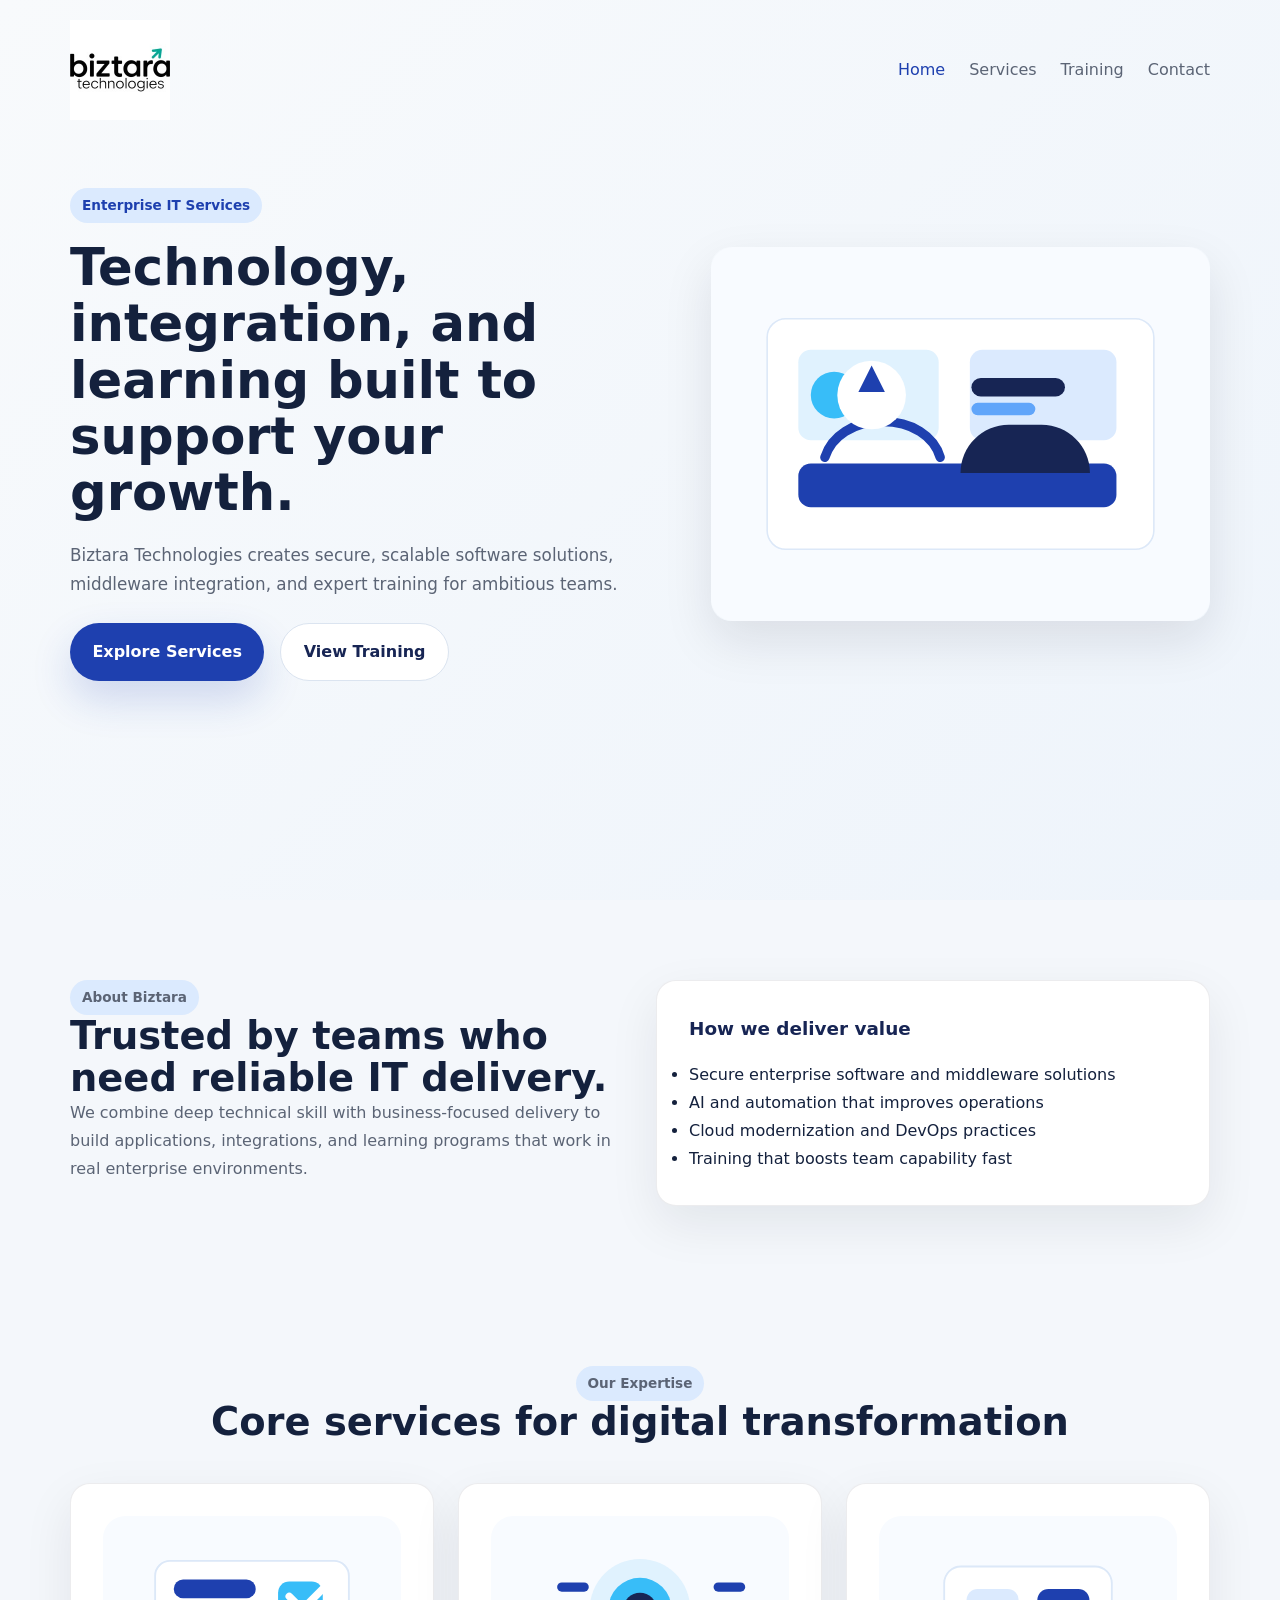
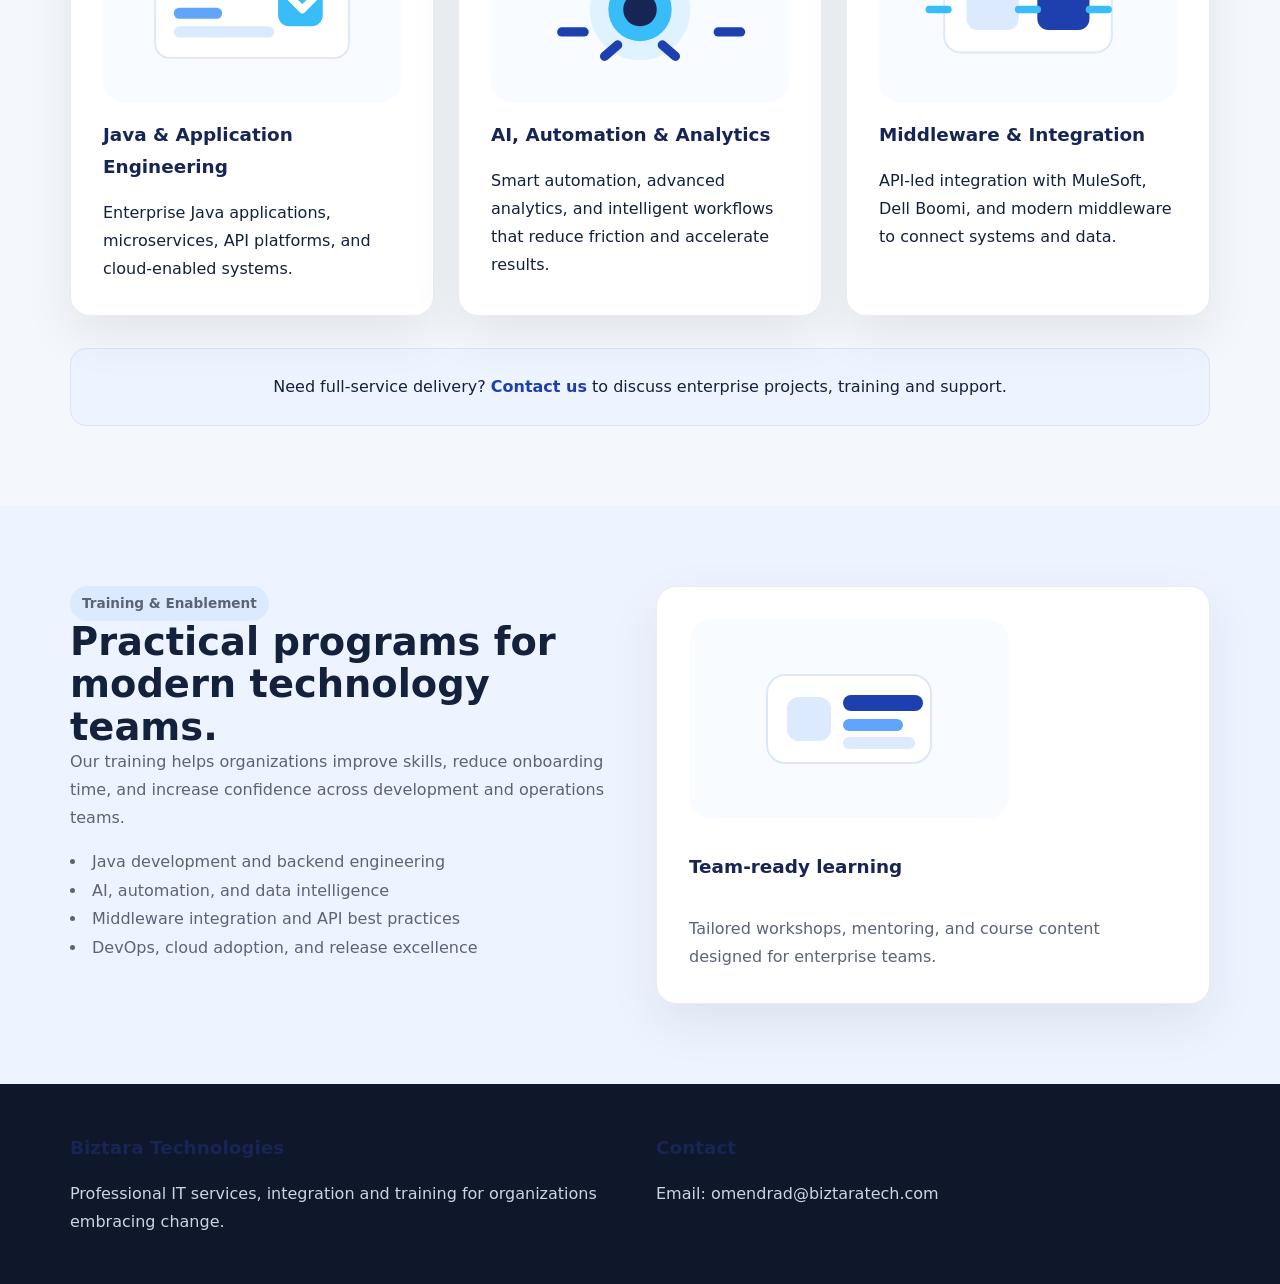
<file: index.html>
<!DOCTYPE html>
<html lang="en">
  <head>
    <meta charset="UTF-8" />
    <meta name="viewport" content="width=device-width, initial-scale=1.0" />
    <title>Biztara Technologies</title>
    <meta
      name="description"
      content="Biztara Technologies delivers enterprise IT services, integration, cloud modernization, AI, and training for modern organizations."
    />
    <link rel="stylesheet" href="styles.css" />
  </head>
  <body>
    <header class="hero">
      <nav class="nav container">
        <a href="index.html" class="logo">
          <img src="assets/biztara_technologies_logo.jpeg" alt="Biztara Technologies logo" />
        </a>
        <ul class="nav-links">
          <li><a href="index.html" class="active">Home</a></li>
          <li><a href="services.html">Services</a></li>
          <li><a href="training.html">Training</a></li>
          <li><a href="contact.html">Contact</a></li>
        </ul>
      </nav>

      <div class="container hero-grid" id="home">
        <div class="hero-content">
          <p class="eyebrow">Enterprise IT Services</p>
          <h1>Technology, integration, and learning built to support your growth.</h1>
          <p class="hero-text">
            Biztara Technologies creates secure, scalable software solutions, middleware integration, and expert training for ambitious teams.
          </p>
          <div class="hero-actions">
            <a href="services.html" class="btn btn-primary">Explore Services</a>
            <a href="training.html" class="btn btn-secondary">View Training</a>
          </div>
        </div>
        <div class="hero-visual">
          <img src="assets/hero-illustration.svg" alt="Technology and innovation illustration" />
        </div>
      </div>
    </header>

    <main>
      <section class="about section" id="about">
        <div class="container about-grid">
          <div>
            <p class="eyebrow">About Biztara</p>
            <h2>Trusted by teams who need reliable IT delivery.</h2>
            <p>
              We combine deep technical skill with business-focused delivery to build applications, integrations, and learning programs that work in real enterprise environments.
            </p>
          </div>
          <div class="about-card">
            <h3>How we deliver value</h3>
            <ul>
              <li>Secure enterprise software and middleware solutions</li>
              <li>AI and automation that improves operations</li>
              <li>Cloud modernization and DevOps practices</li>
              <li>Training that boosts team capability fast</li>
            </ul>
          </div>
        </div>
      </section>

      <section class="section services" id="services">
        <div class="container">
          <div class="section-heading">
            <p class="eyebrow">Our Expertise</p>
            <h2>Core services for digital transformation</h2>
          </div>
          <div class="card-grid">
            <article class="card feature-card">
              <img src="assets/tech.svg" alt="Java development illustration" />
              <h3>Java & Application Engineering</h3>
              <p>Enterprise Java applications, microservices, API platforms, and cloud-enabled systems.</p>
            </article>
            <article class="card feature-card">
              <img src="assets/ai.svg" alt="AI solution illustration" />
              <h3>AI, Automation & Analytics</h3>
              <p>Smart automation, advanced analytics, and intelligent workflows that reduce friction and accelerate results.</p>
            </article>
            <article class="card feature-card">
              <img src="assets/integration.svg" alt="Middleware integration illustration" />
              <h3>Middleware & Integration</h3>
              <p>API-led integration with MuleSoft, Dell Boomi, and modern middleware to connect systems and data.</p>
            </article>
          </div>
          <div class="cta-strip">
            <p>Need full-service delivery? <a href="contact.html">Contact us</a> to discuss enterprise projects, training and support.</p>
          </div>
        </div>
      </section>

      <section class="section training-section" id="training">
        <div class="container training-grid">
          <div>
            <p class="eyebrow">Training & Enablement</p>
            <h2>Practical programs for modern technology teams.</h2>
            <p>
              Our training helps organizations improve skills, reduce onboarding time, and increase confidence across development and operations teams.
            </p>
            <ul class="check-list">
              <li>Java development and backend engineering</li>
              <li>AI, automation, and data intelligence</li>
              <li>Middleware integration and API best practices</li>
              <li>DevOps, cloud adoption, and release excellence</li>
            </ul>
          </div>
          <div class="training-card">
            <img src="assets/training.svg" alt="Training illustration" />
            <h3>Team-ready learning</h3>
            <p>Tailored workshops, mentoring, and course content designed for enterprise teams.</p>
          </div>
        </div>
      </section>
    </main>

    <footer class="footer" id="contact">
      <div class="container footer-grid">
        <div>
          <h3>Biztara Technologies</h3>
          <p>Professional IT services, integration and training for organizations embracing change.</p>
        </div>
        <div class="footer-contact">
          <h3>Contact</h3>
          <p>Email: <a href="mailto:omendrad@biztaratech.com">omendrad@biztaratech.com</a></p>
        </div>
      </div>
    </footer>
  </body>
</html>
</file>
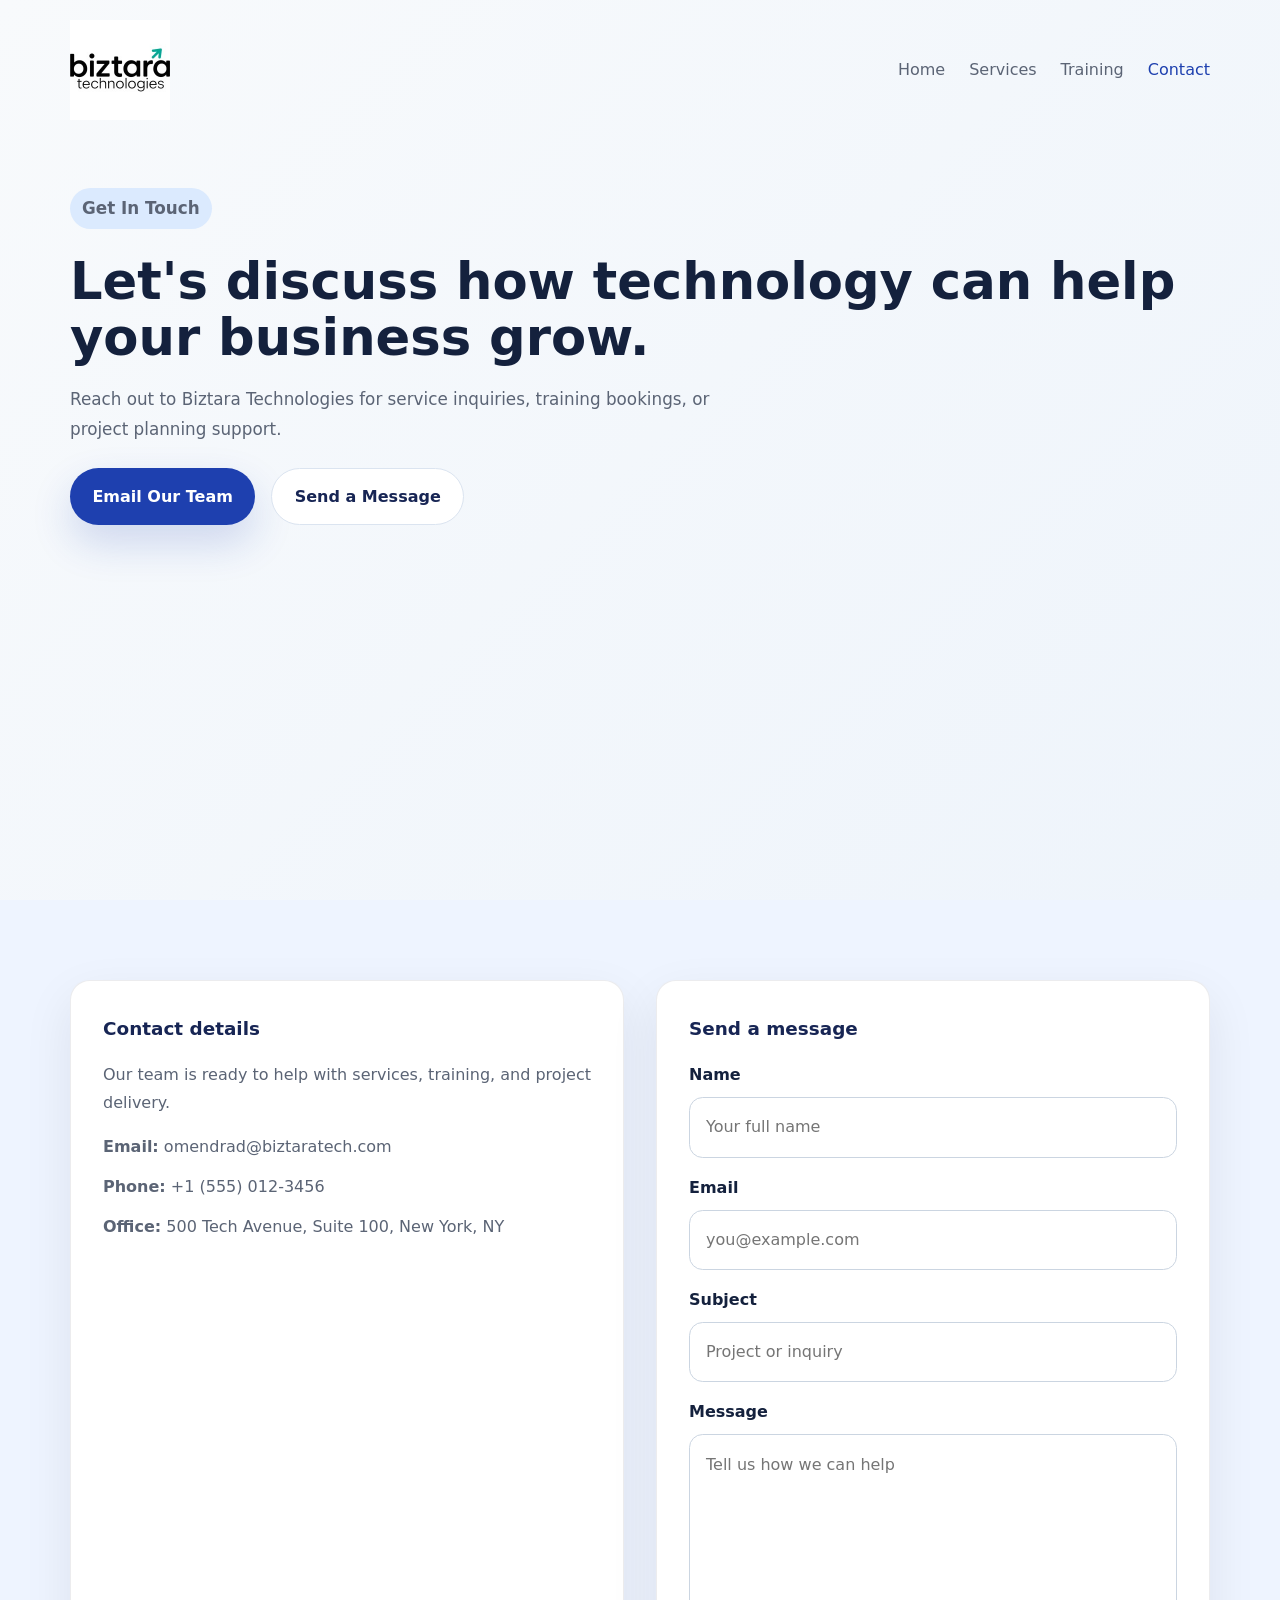
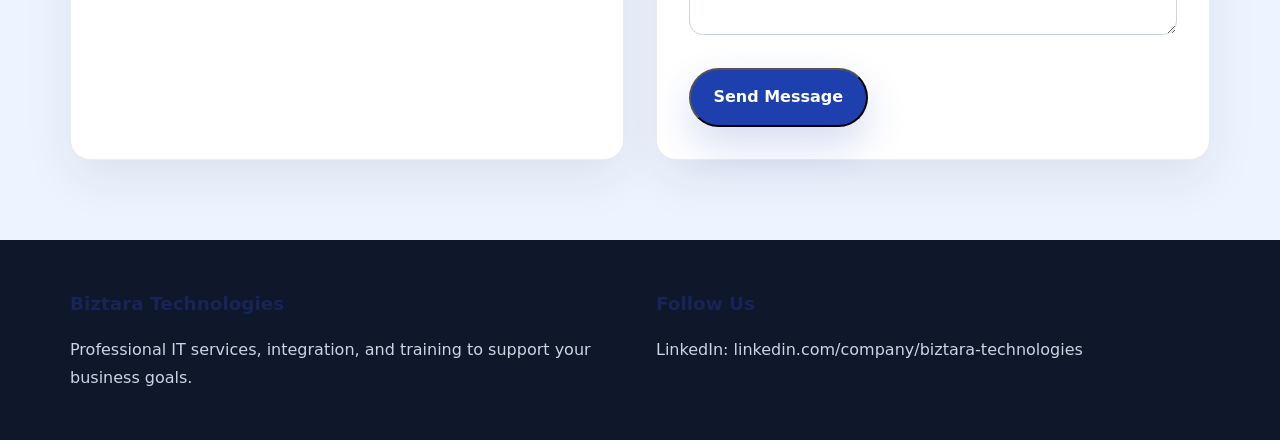
<file: contact.html>
<!DOCTYPE html>
<html lang="en">
  <head>
    <meta charset="UTF-8" />
    <meta name="viewport" content="width=device-width, initial-scale=1.0" />
    <title>Contact | Biztara Technologies</title>
    <meta
      name="description"
      content="Contact Biztara Technologies for IT services, development, integration, cloud, and training support."
    />
    <link rel="stylesheet" href="styles.css" />
  </head>
  <body>
    <header class="page-hero">
      <nav class="nav container">
        <a href="index.html" class="logo">
          <img src="assets/biztara_technologies_logo.jpeg" alt="Biztara Technologies logo" />
        </a>
        <ul class="nav-links">
          <li><a href="index.html">Home</a></li>
          <li><a href="services.html">Services</a></li>
          <li><a href="training.html">Training</a></li>
          <li><a href="contact.html" class="active">Contact</a></li>
        </ul>
      </nav>
      <div class="container hero-copy">
        <p class="eyebrow">Get In Touch</p>
        <h1>Let's discuss how technology can help your business grow.</h1>
        <p>
          Reach out to Biztara Technologies for service inquiries, training bookings, or project planning support.
        </p>
        <div class="hero-actions">
          <a href="mailto:omendrad@biztaratech.com" class="btn btn-primary">Email Our Team</a>
          <a href="#contact-form" class="btn btn-secondary">Send a Message</a>
        </div>
      </div>
    </header>

    <main>
      <section class="section contact-section" id="contact-form">
        <div class="container contact-grid">
          <div class="contact-card">
            <h2>Contact details</h2>
            <p>Our team is ready to help with services, training, and project delivery.</p>
            <ul>
              <li><strong>Email:</strong> <a href="mailto:omendrad@biztaratech.com">omendrad@biztaratech.com</a></li>
              <li><strong>Phone:</strong> +1 (555) 012-3456</li>
              <li><strong>Office:</strong> 500 Tech Avenue, Suite 100, New York, NY</li>
            </ul>
          </div>
          <div class="form-card">
            <h2>Send a message</h2>
            <form>
              <label for="name">Name</label>
              <input type="text" id="name" placeholder="Your full name" />

              <label for="email">Email</label>
              <input type="email" id="email" placeholder="you@example.com" />

              <label for="subject">Subject</label>
              <input type="text" id="subject" placeholder="Project or inquiry" />

              <label for="message">Message</label>
              <textarea id="message" rows="6" placeholder="Tell us how we can help"></textarea>

              <button type="submit" class="btn btn-primary">Send Message</button>
            </form>
          </div>
        </div>
      </section>
    </main>

    <footer class="footer">
      <div class="container footer-grid">
        <div>
          <h3>Biztara Technologies</h3>
          <p>Professional IT services, integration, and training to support your business goals.</p>
        </div>
        <div class="footer-contact">
          <h3>Follow Us</h3>
          <p>LinkedIn: linkedin.com/company/biztara-technologies</p>
        </div>
      </div>
    </footer>
  </body>
</html>
</file>
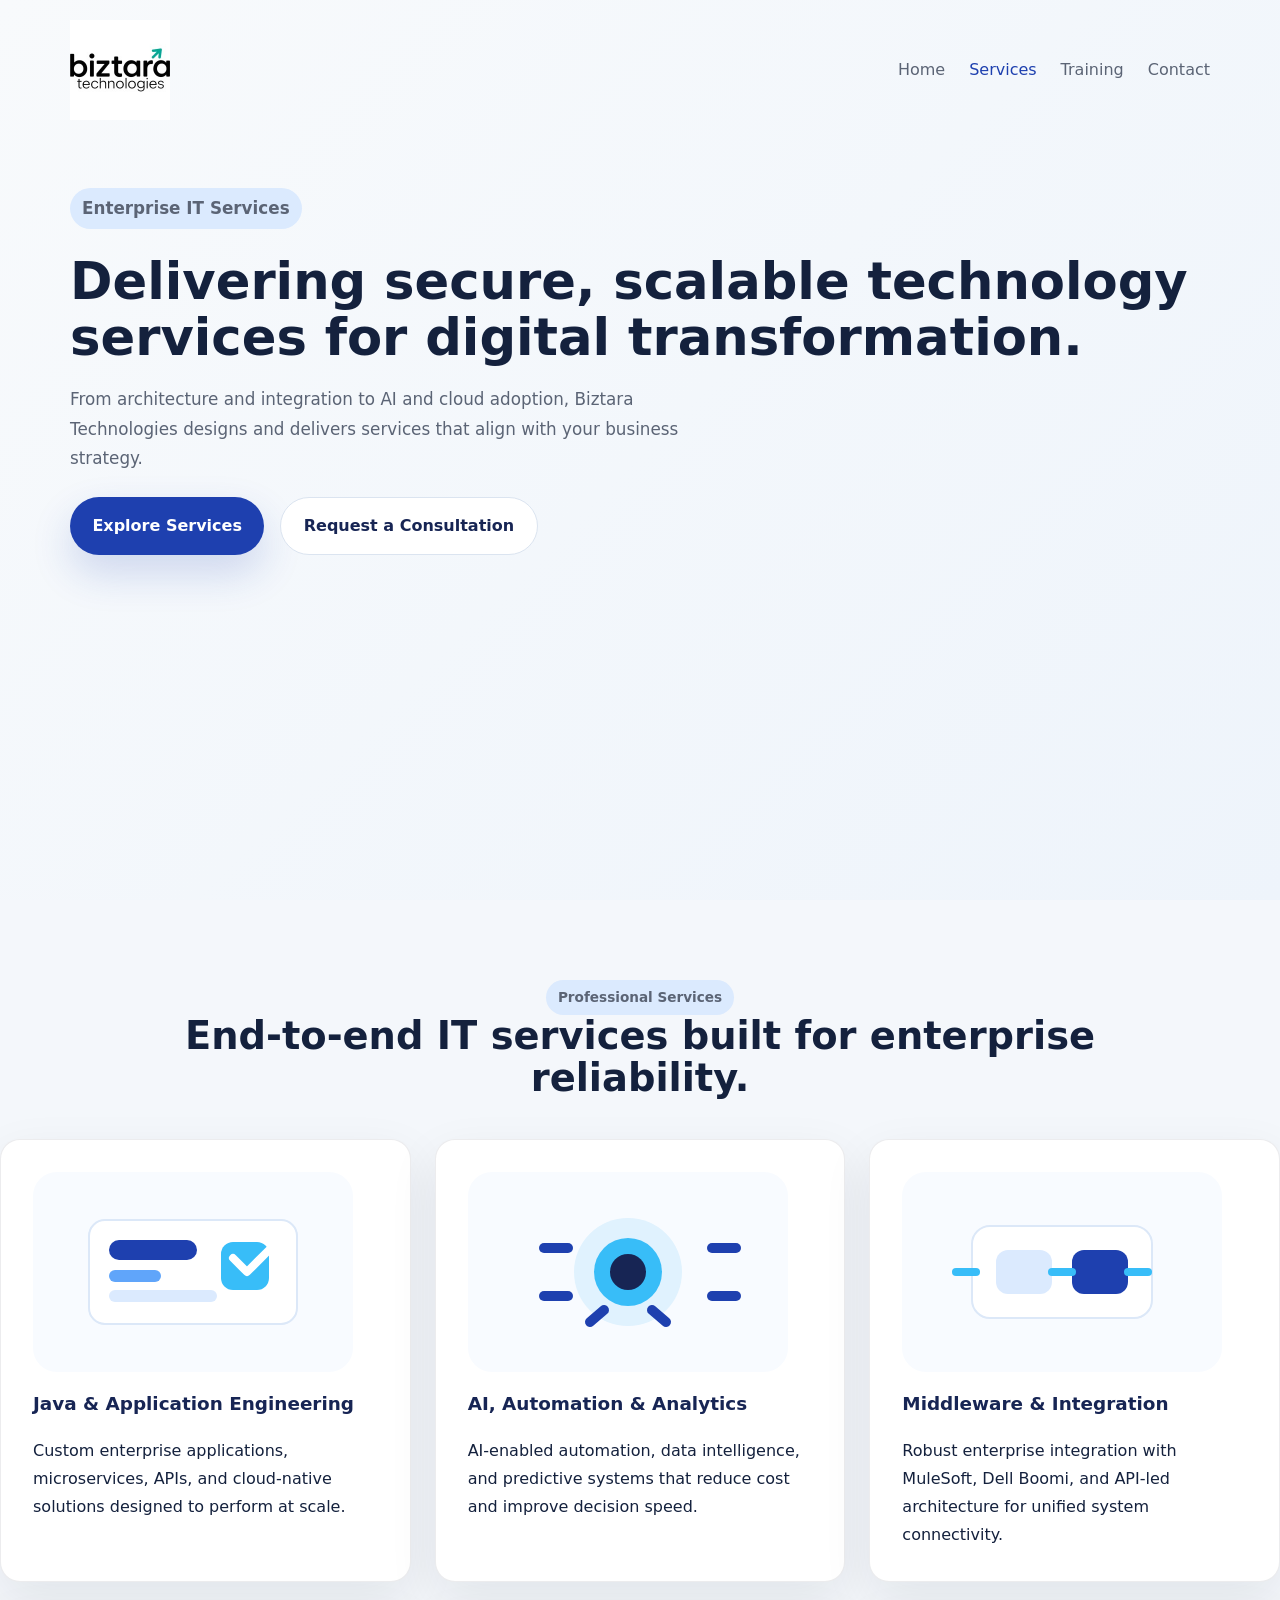
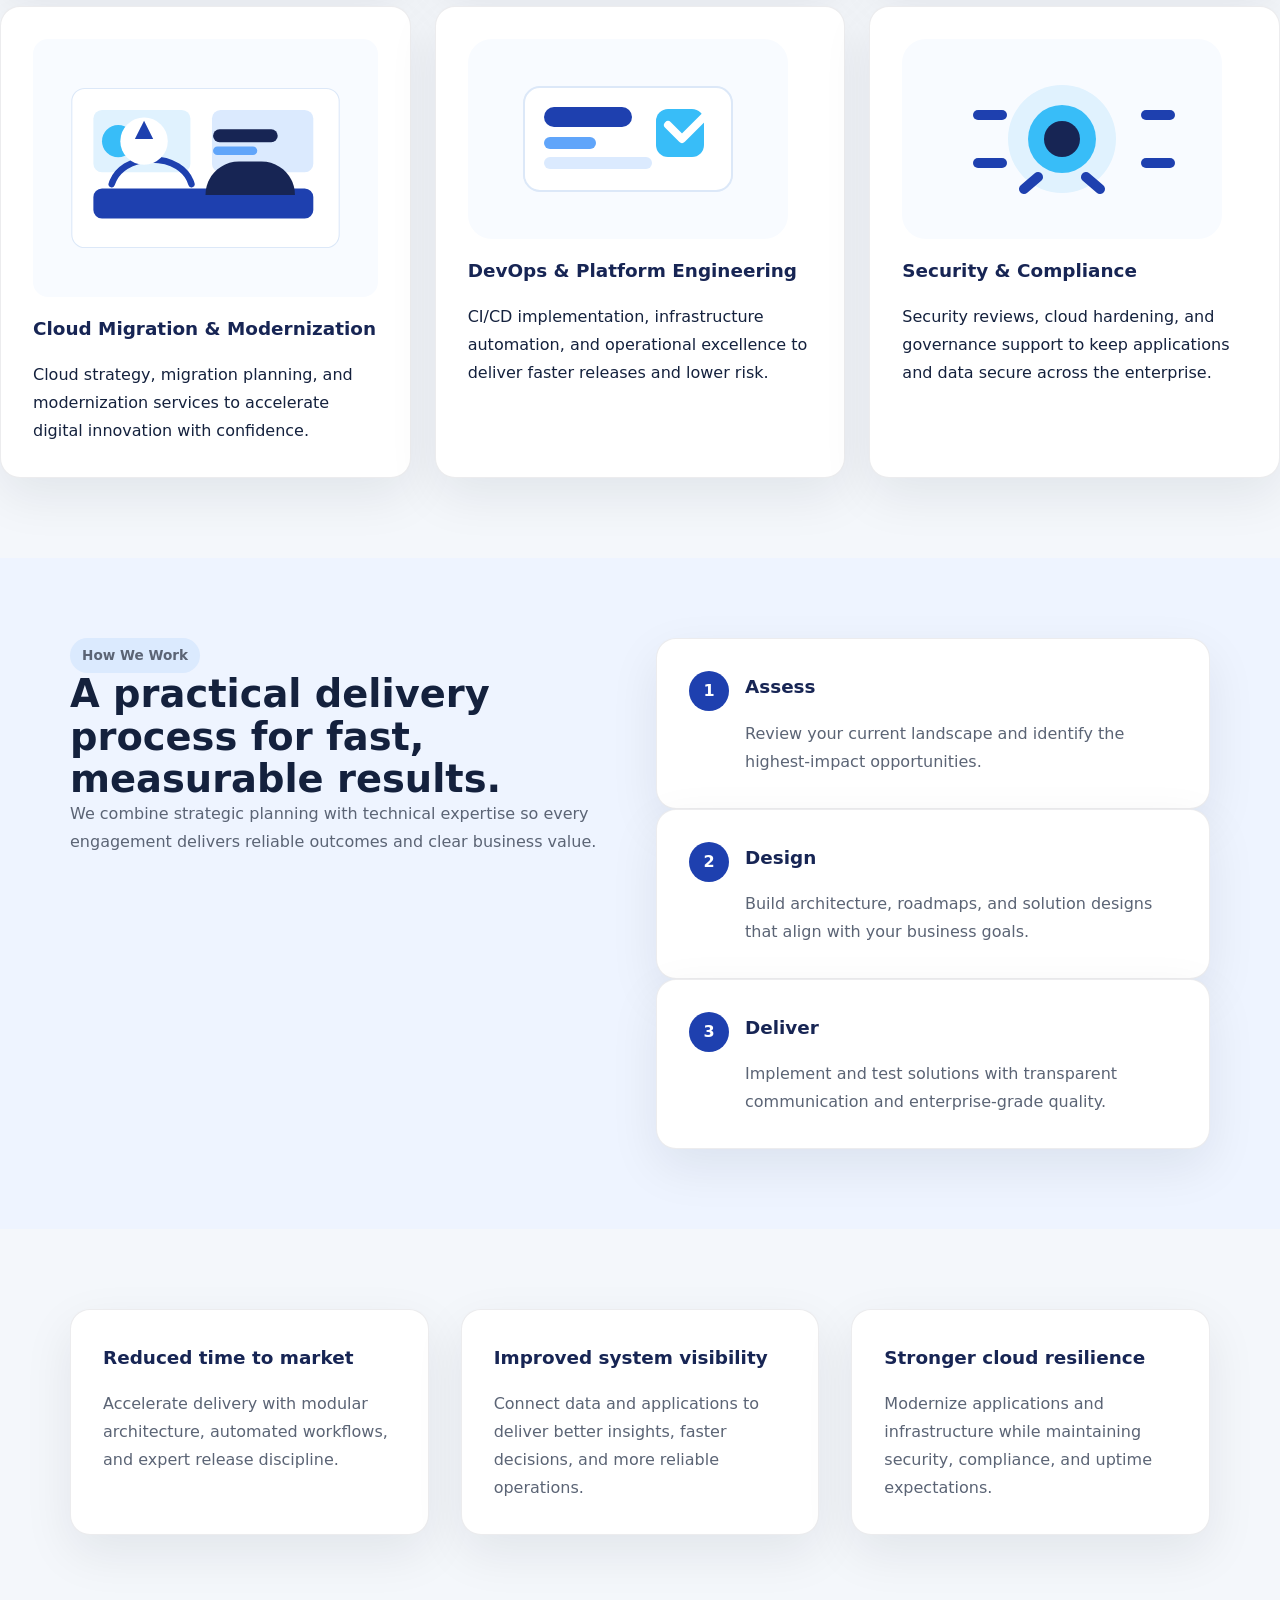
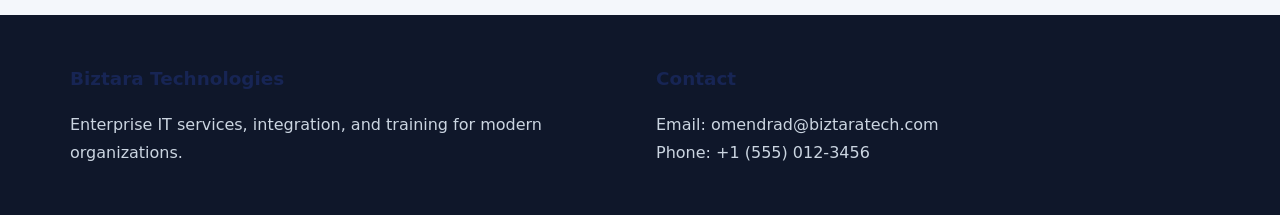
<file: services.html>
<!DOCTYPE html>
<html lang="en">
  <head>
    <meta charset="UTF-8" />
    <meta name="viewport" content="width=device-width, initial-scale=1.0" />
    <title>Services | Biztara Technologies</title>
    <meta
      name="description"
      content="Biztara Technologies delivers enterprise IT services including Java development, AI solutions, middleware integration, cloud migration, DevOps, and security."
    />
    <link rel="stylesheet" href="styles.css" />
  </head>
  <body>
    <header class="page-hero">
      <nav class="nav container">
        <a href="index.html" class="logo">
          <img src="assets/biztara_technologies_logo.jpeg" alt="Biztara Technologies logo" />
        </a>
        <ul class="nav-links">
          <li><a href="index.html">Home</a></li>
          <li><a href="services.html" class="active">Services</a></li>
          <li><a href="training.html">Training</a></li>
          <li><a href="contact.html">Contact</a></li>
        </ul>
      </nav>
      <div class="container hero-copy">
        <p class="eyebrow">Enterprise IT Services</p>
        <h1>Delivering secure, scalable technology services for digital transformation.</h1>
        <p>
          From architecture and integration to AI and cloud adoption, Biztara Technologies designs and delivers services that align with your business strategy.
        </p>
        <div class="hero-actions">
          <a href="#services" class="btn btn-primary">Explore Services</a>
          <a href="contact.html" class="btn btn-secondary">Request a Consultation</a>
        </div>
      </div>
    </header>

    <main>
      <section class="section services-overview" id="services">
        <div class="container section-heading">
          <p class="eyebrow">Professional Services</p>
          <h2>End-to-end IT services built for enterprise reliability.</h2>
        </div>

        <div class="card-grid">
          <article class="card feature-card">
            <img src="assets/tech.svg" alt="Java development illustration" />
            <h3>Java & Application Engineering</h3>
            <p>Custom enterprise applications, microservices, APIs, and cloud-native solutions designed to perform at scale.</p>
          </article>
          <article class="card feature-card">
            <img src="assets/ai.svg" alt="AI solution illustration" />
            <h3>AI, Automation & Analytics</h3>
            <p>AI-enabled automation, data intelligence, and predictive systems that reduce cost and improve decision speed.</p>
          </article>
          <article class="card feature-card">
            <img src="assets/integration.svg" alt="Middleware integration illustration" />
            <h3>Middleware & Integration</h3>
            <p>Robust enterprise integration with MuleSoft, Dell Boomi, and API-led architecture for unified system connectivity.</p>
          </article>
          <article class="card feature-card">
            <img src="assets/hero-illustration.svg" alt="Cloud migration illustration" />
            <h3>Cloud Migration & Modernization</h3>
            <p>Cloud strategy, migration planning, and modernization services to accelerate digital innovation with confidence.</p>
          </article>
          <article class="card feature-card">
            <img src="assets/tech.svg" alt="DevOps illustration" />
            <h3>DevOps & Platform Engineering</h3>
            <p>CI/CD implementation, infrastructure automation, and operational excellence to deliver faster releases and lower risk.</p>
          </article>
          <article class="card feature-card">
            <img src="assets/ai.svg" alt="Security illustration" />
            <h3>Security & Compliance</h3>
            <p>Security reviews, cloud hardening, and governance support to keep applications and data secure across the enterprise.</p>
          </article>
        </div>
      </section>

      <section class="section process-section">
        <div class="container process-grid">
          <div>
            <p class="eyebrow">How We Work</p>
            <h2>A practical delivery process for fast, measurable results.</h2>
            <p>
              We combine strategic planning with technical expertise so every engagement delivers reliable outcomes and clear business value.
            </p>
          </div>
          <div class="process-list">
            <div class="process-step">
              <span>1</span>
              <div>
                <h3>Assess</h3>
                <p>Review your current landscape and identify the highest-impact opportunities.</p>
              </div>
            </div>
            <div class="process-step">
              <span>2</span>
              <div>
                <h3>Design</h3>
                <p>Build architecture, roadmaps, and solution designs that align with your business goals.</p>
              </div>
            </div>
            <div class="process-step">
              <span>3</span>
              <div>
                <h3>Deliver</h3>
                <p>Implement and test solutions with transparent communication and enterprise-grade quality.</p>
              </div>
            </div>
          </div>
        </div>
      </section>

      <section class="section results-section">
        <div class="container results-grid">
          <div class="result-card">
            <h3>Reduced time to market</h3>
            <p>Accelerate delivery with modular architecture, automated workflows, and expert release discipline.</p>
          </div>
          <div class="result-card">
            <h3>Improved system visibility</h3>
            <p>Connect data and applications to deliver better insights, faster decisions, and more reliable operations.</p>
          </div>
          <div class="result-card">
            <h3>Stronger cloud resilience</h3>
            <p>Modernize applications and infrastructure while maintaining security, compliance, and uptime expectations.</p>
          </div>
        </div>
      </section>
    </main>

    <footer class="footer">
      <div class="container footer-grid">
        <div>
          <h3>Biztara Technologies</h3>
          <p>Enterprise IT services, integration, and training for modern organizations.</p>
        </div>
        <div class="footer-contact">
          <h3>Contact</h3>
          <p>Email: <a href="mailto:omendrad@biztaratech.com">omendrad@biztaratech.com</a></p>
          <p>Phone: +1 (555) 012-3456</p>
        </div>
      </div>
    </footer>
  </body>
</html>
</file>
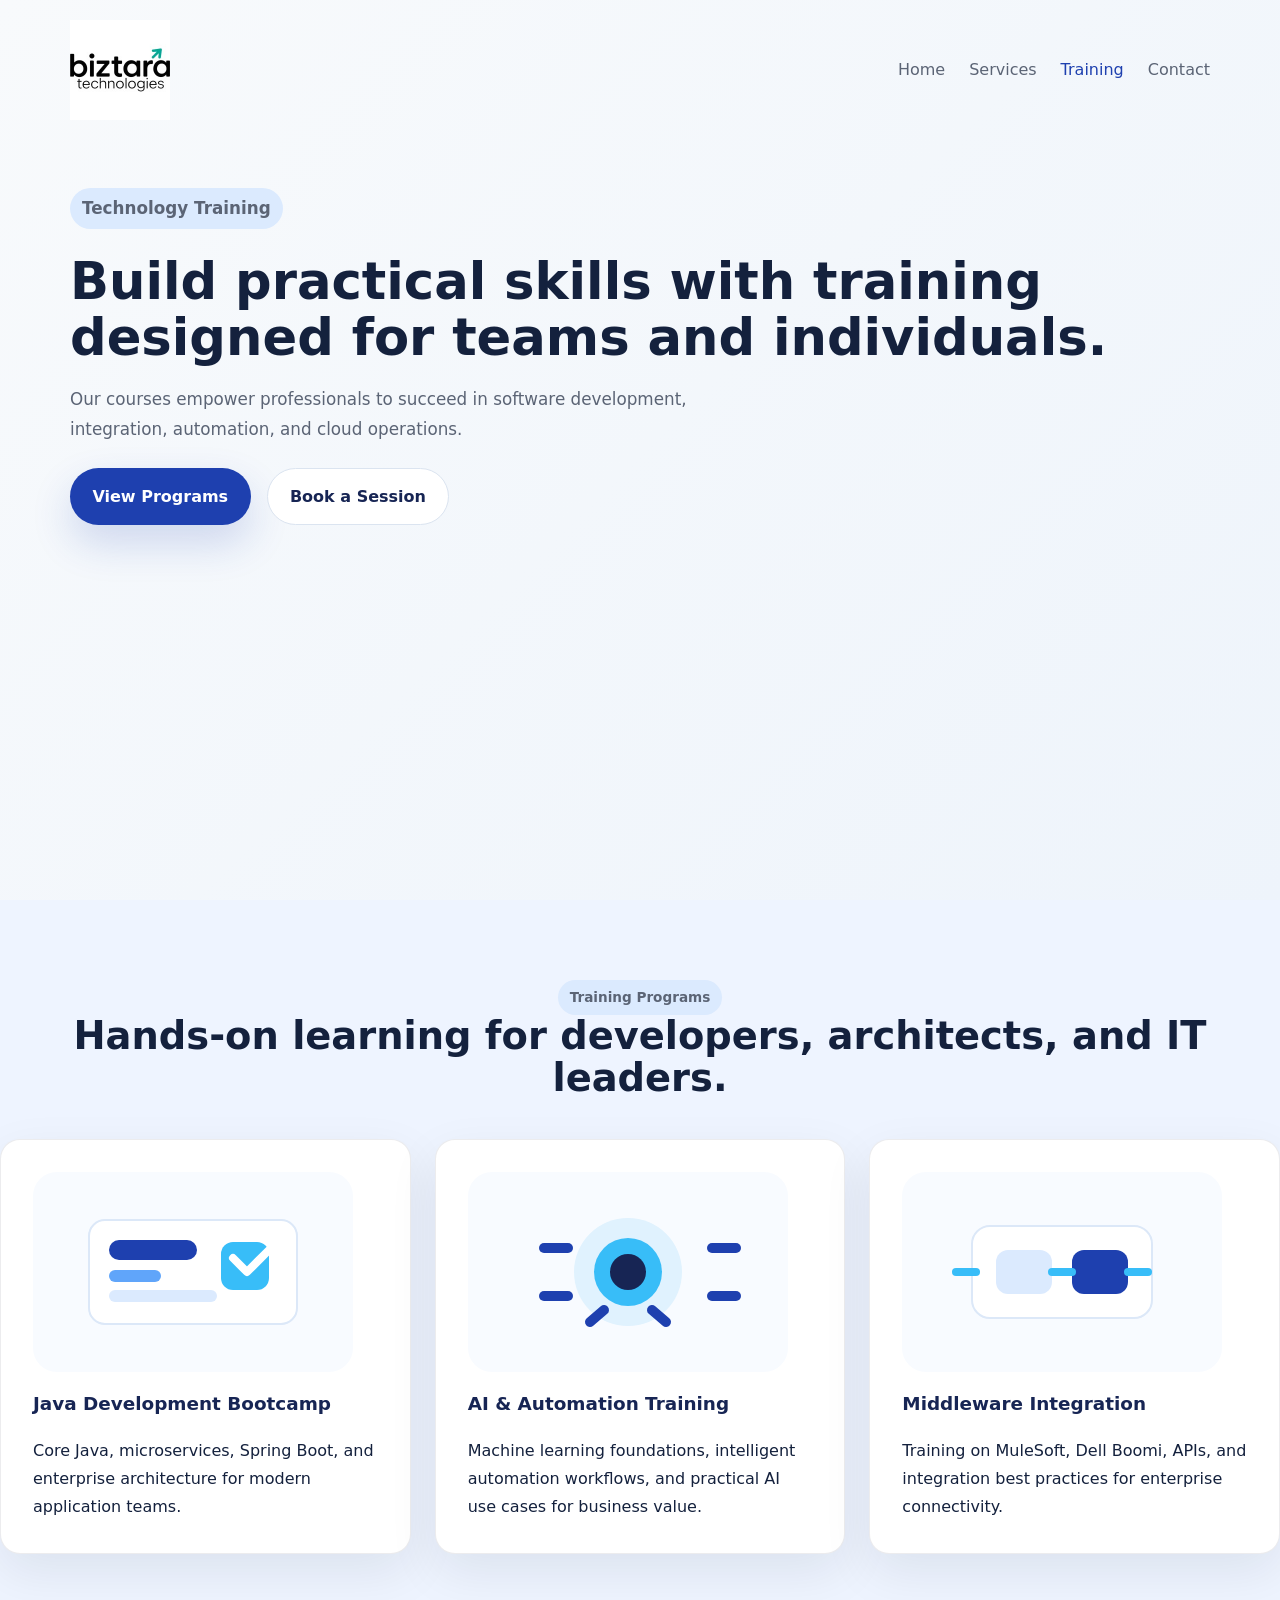
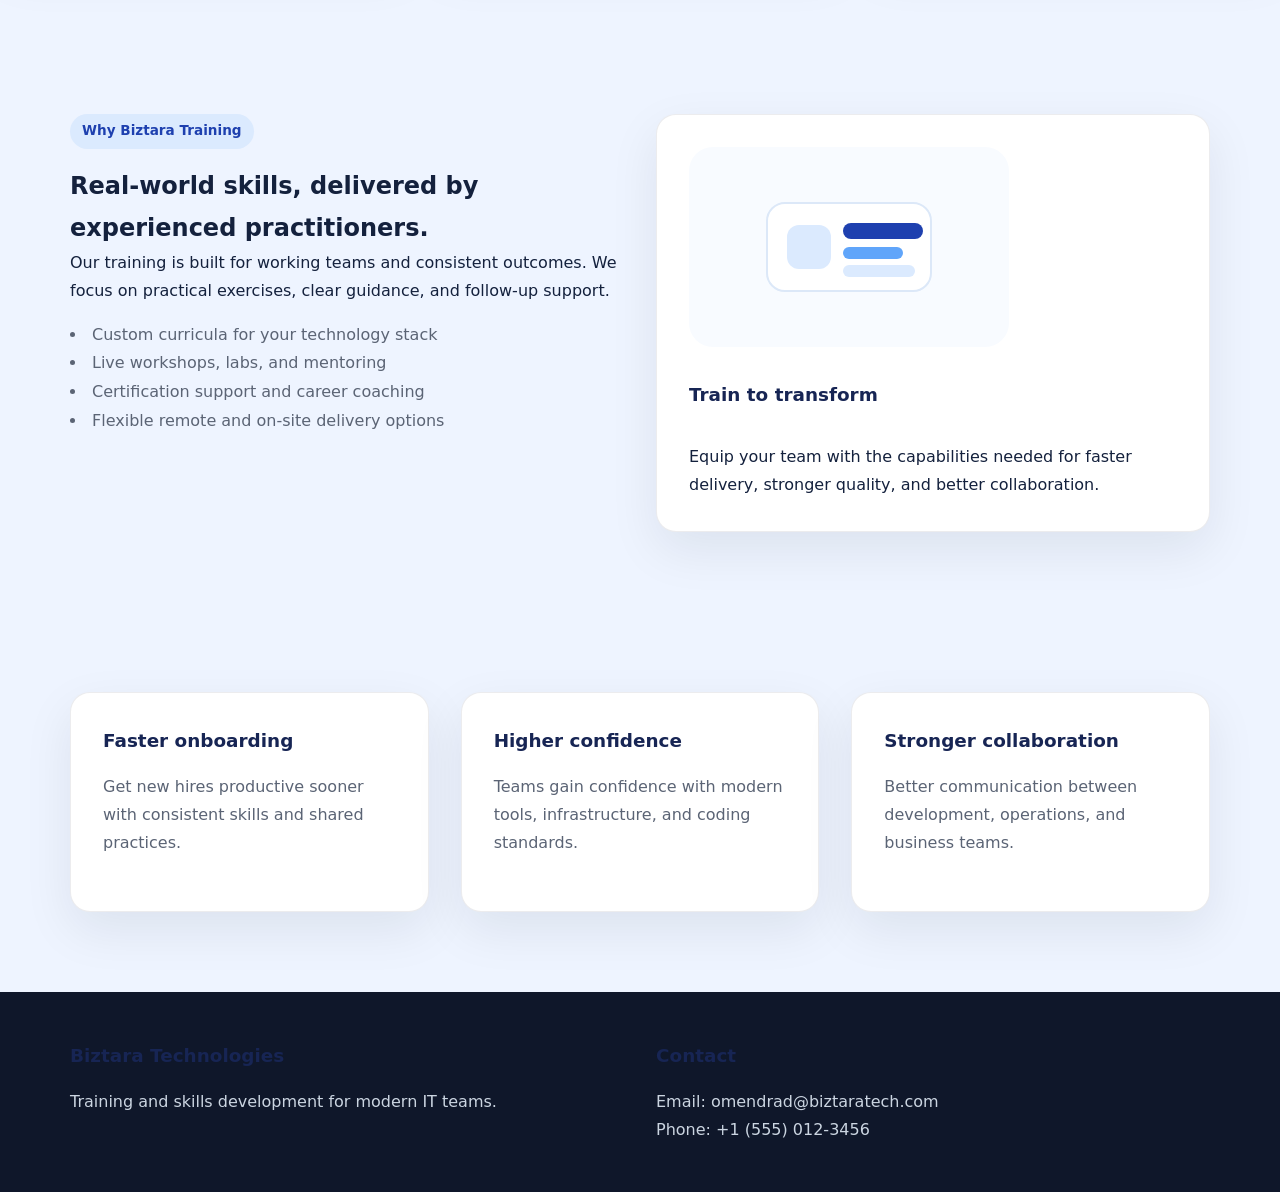
<file: training.html>
<!DOCTYPE html>
<html lang="en">
  <head>
    <meta charset="UTF-8" />
    <meta name="viewport" content="width=device-width, initial-scale=1.0" />
    <title>Training | Biztara Technologies</title>
    <meta
      name="description"
      content="Biztara Technologies offers practical training for Java, AI, integration, DevOps, and professional skills for technology teams."
    />
    <link rel="stylesheet" href="styles.css" />
  </head>
  <body>
    <header class="page-hero">
      <nav class="nav container">
        <a href="index.html" class="logo">
          <img src="assets/biztara_technologies_logo.jpeg" alt="Biztara Technologies logo" />
        </a>
        <ul class="nav-links">
          <li><a href="index.html">Home</a></li>
          <li><a href="services.html">Services</a></li>
          <li><a href="training.html" class="active">Training</a></li>
          <li><a href="contact.html">Contact</a></li>
        </ul>
      </nav>
      <div class="container hero-copy">
        <p class="eyebrow">Technology Training</p>
        <h1>Build practical skills with training designed for teams and individuals.</h1>
        <p>
          Our courses empower professionals to succeed in software development, integration, automation, and cloud operations.
        </p>
        <div class="hero-actions">
          <a href="#programs" class="btn btn-primary">View Programs</a>
          <a href="contact.html" class="btn btn-secondary">Book a Session</a>
        </div>
      </div>
    </header>

    <main>
      <section class="section programs-section" id="programs">
        <div class="container section-heading">
          <p class="eyebrow">Training Programs</p>
          <h2>Hands-on learning for developers, architects, and IT leaders.</h2>
        </div>

        <div class="card-grid">
          <article class="card feature-card">
            <img src="assets/tech.svg" alt="Java training illustration" />
            <h3>Java Development Bootcamp</h3>
            <p>Core Java, microservices, Spring Boot, and enterprise architecture for modern application teams.</p>
          </article>
          <article class="card feature-card">
            <img src="assets/ai.svg" alt="AI training illustration" />
            <h3>AI & Automation Training</h3>
            <p>Machine learning foundations, intelligent automation workflows, and practical AI use cases for business value.</p>
          </article>
          <article class="card feature-card">
            <img src="assets/integration.svg" alt="Integration training illustration" />
            <h3>Middleware Integration</h3>
            <p>Training on MuleSoft, Dell Boomi, APIs, and integration best practices for enterprise connectivity.</p>
          </article>
        </div>
      </section>

      <section class="section advantage-section">
        <div class="container advantage-grid">
          <div>
            <p class="eyebrow">Why Biztara Training</p>
            <h2>Real-world skills, delivered by experienced practitioners.</h2>
            <p>
              Our training is built for working teams and consistent outcomes. We focus on practical exercises, clear guidance, and follow-up support.
            </p>
            <ul class="check-list">
              <li>Custom curricula for your technology stack</li>
              <li>Live workshops, labs, and mentoring</li>
              <li>Certification support and career coaching</li>
              <li>Flexible remote and on-site delivery options</li>
            </ul>
          </div>
          <div class="training-card">
            <img src="assets/training.svg" alt="Training illustration" />
            <h3>Train to transform</h3>
            <p>Equip your team with the capabilities needed for faster delivery, stronger quality, and better collaboration.</p>
          </div>
        </div>
      </section>

      <section class="section outcome-section">
        <div class="container outcome-grid">
          <div class="result-card">
            <h3>Faster onboarding</h3>
            <p>Get new hires productive sooner with consistent skills and shared practices.</p>
          </div>
          <div class="result-card">
            <h3>Higher confidence</h3>
            <p>Teams gain confidence with modern tools, infrastructure, and coding standards.</p>
          </div>
          <div class="result-card">
            <h3>Stronger collaboration</h3>
            <p>Better communication between development, operations, and business teams.</p>
          </div>
        </div>
      </section>
    </main>

    <footer class="footer">
      <div class="container footer-grid">
        <div>
          <h3>Biztara Technologies</h3>
          <p>Training and skills development for modern IT teams.</p>
        </div>
        <div class="footer-contact">
          <h3>Contact</h3>
          <p>Email: <a href="mailto:omendrad@biztaratech.com">omendrad@biztaratech.com</a></p>
          <p>Phone: +1 (555) 012-3456</p>
        </div>
      </div>
    </footer>
  </body>
</html>
</file>
<file: styles.css>
:root {
  --bg: #f4f7fb;
  --surface: #ffffff;
  --primary: #1e40af;
  --primary-dark: #172554;
  --text: #14213d;
  --muted: #5b6475;
  --accent: #38bdf8;
  --border: #dbe4f0;
  --shadow: rgba(15, 23, 42, 0.08);
}

* {
  box-sizing: border-box;
  margin: 0;
  padding: 0;
}

html {
  scroll-behavior: smooth;
}

body {
  font-family: 'Inter', system-ui, -apple-system, BlinkMacSystemFont, 'Segoe UI', sans-serif;
  color: var(--text);
  background: var(--bg);
  line-height: 1.75;
  min-height: 100vh;
}

img {
  max-width: 100%;
  display: block;
}

a {
  color: inherit;
  text-decoration: none;
}

button,
input,
textarea {
  font: inherit;
}

.container {
  width: min(1140px, calc(100% - 2rem));
  margin: 0 auto;
}

section {
  position: relative;
}

.section {
  padding: 5rem 0;
}

.hero,
.page-hero {
  background: linear-gradient(135deg, #f8fafc 0%, #eef4fb 100%);
  min-height: 100vh;
}

.nav {
  display: flex;
  align-items: center;
  justify-content: space-between;
  padding: 1.25rem 0;
}

.logo img {
  max-height: 100px;
}

.nav-links {
  display: flex;
  gap: 1.5rem;
  list-style: none;
  color: var(--muted);
}

.nav-links a {
  color: var(--muted);
  transition: color 0.25s ease;
}

.nav-links a:hover,
.nav-links a.active {
  color: var(--primary);
}

.hero-grid {
  display: grid;
  grid-template-columns: 1.1fr 0.9fr;
  align-items: center;
  gap: 2rem;
  padding: 3rem 0 5rem;
}

.hero-copy {
  padding: 3rem 0 5rem;
}

.eyebrow {
  display: inline-block;
  padding: 0.35rem 0.75rem;
  border-radius: 999px;
  background: #dbeafe;
  color: var(--primary);
  font-size: 0.85rem;
  font-weight: 700;
  margin-bottom: 1rem;
}

.hero h1,
.page-hero h1 {
  font-size: clamp(2rem, 4vw, 3.5rem);
  line-height: 1.1;
  margin-bottom: 1.25rem;
}

.hero-text,
.page-hero p {
  font-size: 1.05rem;
  color: var(--muted);
  margin-bottom: 1.5rem;
  max-width: 640px;
}

.hero-actions {
  display: flex;
  gap: 1rem;
  flex-wrap: wrap;
}

.btn {
  display: inline-flex;
  align-items: center;
  justify-content: center;
  padding: 0.85rem 1.4rem;
  border-radius: 999px;
  font-weight: 700;
  transition: transform 0.2s ease, box-shadow 0.2s ease, background-color 0.2s ease;
}

.btn:hover {
  transform: translateY(-1px);
}

.btn-primary {
  background: var(--primary);
  color: white;
  box-shadow: 0 18px 40px rgba(30, 64, 175, 0.18);
}

.btn-secondary {
  background: white;
  color: var(--primary-dark);
  border: 1px solid var(--border);
}

.hero-visual img {
  width: 100%;
  border-radius: 1.25rem;
  box-shadow: 0 20px 50px rgba(15, 23, 42, 0.1);
}

.about-grid,
.training-grid,
.footer-grid,
.process-grid,
.results-grid,
.advantage-grid,
.outcome-grid,
.contact-grid {
  display: grid;
  gap: 2rem;
}

.about-grid,
.training-grid,
.footer-grid,
.process-grid,
.advantage-grid,
.contact-grid {
  grid-template-columns: 1fr 1fr;
}

.results-grid,
.outcome-grid {
  grid-template-columns: repeat(3, minmax(0, 1fr));
}

.about-card,
.training-card,
.card,
.feature-card,
.process-step,
.result-card,
.contact-card,
.form-card {
  background: var(--surface);
  border: 1px solid rgba(15, 23, 42, 0.08);
  border-radius: 1.25rem;
  padding: 2rem;
  box-shadow: 0 18px 50px var(--shadow);
}

.card-grid {
  display: grid;
  grid-template-columns: repeat(3, minmax(0, 1fr));
  gap: 1.5rem;
}

.feature-card h3,
.card h3,
.about-card h3,
.training-card h3,
.process-step h3,
.result-card h3,
.contact-card h2,
.form-card h2,
.footer h3 {
  margin-bottom: 1rem;
  font-size: 1.15rem;
  color: var(--primary-dark);
}

.card img,
.training-card img {
  margin-bottom: 1rem;
  border-radius: 0.75rem;
}

.section-heading {
  text-align: center;
  margin-bottom: 2.5rem;
}

.section-heading h2,
.about h2,
.training-section h2,
.process-section h2 {
  font-size: clamp(2rem, 3vw, 2.75rem);
  line-height: 1.1;
}

.section-heading p,
.about p,
.training-section p,
.process-section p {
  color: var(--muted);
  max-width: 640px;
  margin: 0 auto;
}

.cta-strip {
  margin-top: 2rem;
  padding: 1.5rem 1.75rem;
  background: #eef4ff;
  border: 1px solid #dbe4f0;
  border-radius: 1rem;
  text-align: center;
}

.cta-strip a {
  color: var(--primary);
  font-weight: 700;
}

.trainings-page .training-card,
.training-card {
  display: grid;
  gap: 1rem;
}

.check-list {
  list-style: disc inside;
  color: var(--muted);
  margin-top: 1rem;
  line-height: 1.8;
}

.training-section,
.programs-section,
.advantage-section,
.outcome-section,
.process-section,
.contact-section {
  background: #eef4ff;
}

.process-step {
  display: grid;
  grid-template-columns: auto 1fr;
  gap: 1rem;
  align-items: start;
}

.process-step span {
  display: inline-flex;
  width: 2.5rem;
  height: 2.5rem;
  align-items: center;
  justify-content: center;
  border-radius: 50%;
  background: var(--primary);
  color: white;
  font-weight: 700;
}

.result-card,
.contact-card,
.form-card {
  min-height: 220px;
}

.result-card p,
.contact-card p,
.form-card p {
  color: var(--muted);
}

.contact-card ul {
  margin-top: 1rem;
  list-style: none;
  color: var(--muted);
}

.contact-card li {
  margin-bottom: 0.75rem;
}

label {
  display: block;
  margin-top: 1rem;
  margin-bottom: 0.5rem;
  font-weight: 700;
}

input,
textarea {
  width: 100%;
  padding: 0.95rem 1rem;
  border: 1px solid #cbd5e1;
  border-radius: 0.85rem;
  background: white;
  color: var(--text);
  outline: none;
  transition: border-color 0.2s ease, box-shadow 0.2s ease;
}

input:focus,
textarea:focus {
  border-color: var(--primary);
  box-shadow: 0 0 0 4px rgba(59, 130, 246, 0.12);
}

.form-card button {
  margin-top: 1.5rem;
}

.footer {
  padding: 3rem 0;
  background: #0f172a;
  color: white;
}

.footer p,
.footer-contact p,
.footer-contact a {
  color: #cbd5e1;
}

.footer-grid {
  align-items: start;
}

@media (max-width: 900px) {
  .hero-grid,
  .about-grid,
  .training-grid,
  .card-grid,
  .footer-grid,
  .process-grid,
  .results-grid,
  .advantage-grid,
  .outcome-grid,
  .contact-grid {
    grid-template-columns: 1fr;
  }

  .hero,
  .page-hero {
    min-height: auto;
  }
}

@media (max-width: 600px) {
  .nav {
    flex-direction: column;
    gap: 0.75rem;
  }

  .nav-links {
    gap: 1rem;
    flex-wrap: wrap;
    justify-content: center;
  }

  .hero-actions {
    flex-direction: column;
    align-items: flex-start;
  }
}
</file>
